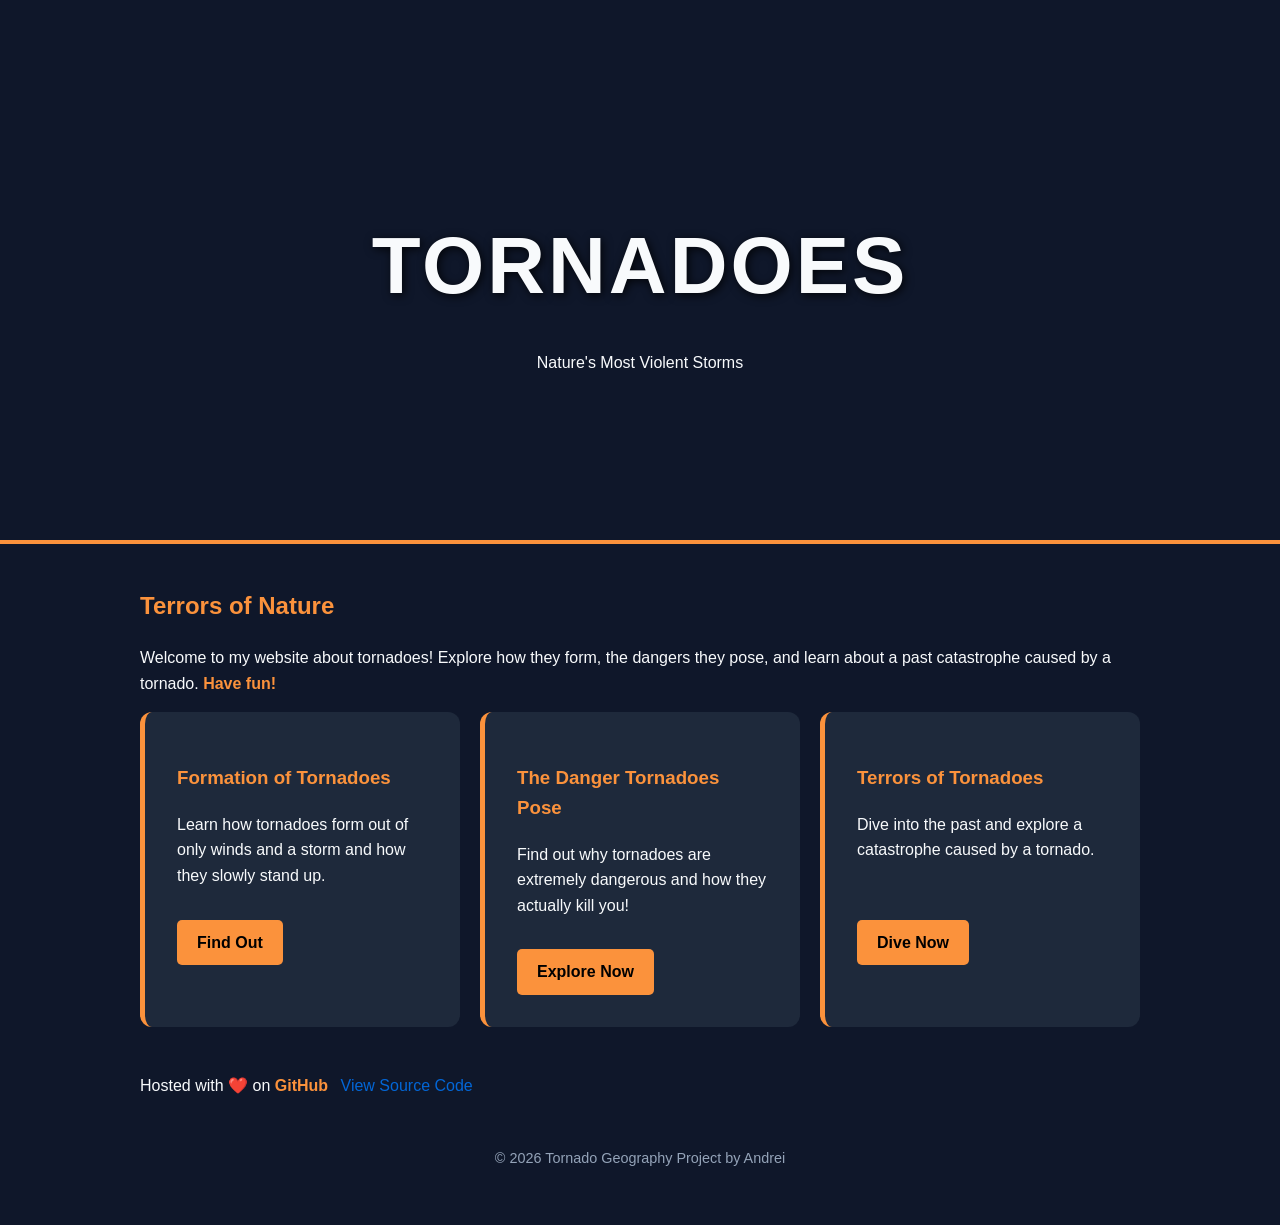
<file: index.html>
<!DOCTYPE html>
<html lang="en">
<head>
    <meta charset="UTF-8">
    <meta name="viewport" content="width=device-width, initial-scale=1.0">
    <title>Tornadoes - Windy Terrors</title>
    <link rel="stylesheet" href="style.css">
	<link rel="icon" href="data:image/svg+xml,<svg xmlns=%22http://www.w3.org/2000/svg%22 viewBox=%220 0 100 100%22><text y=%22.9em%22 font-size=%2290%22>🌪️</text></svg>">
</head>
<body>

    <header>
        <h1>Tornadoes</h1>
        <p>Nature's Most Violent Storms</p>
    </header>

    <div class="container">
        <section>
            <h2>Terrors of Nature</h2>
            <p>Welcome to my website about tornadoes! Explore how they form, the dangers they pose, and learn about a past catastrophe caused by a tornado. <strong>Have fun!</strong></p>
            
        </section>

        <div class="grid">
            <div class="card">
                <h3>Formation of Tornadoes</h3>
                <p>Learn how tornadoes form out of only winds and a storm and how they slowly stand up.</p>
                <a href="Formation.html" class="btn">Find Out</a>
            </div>
            <div class="card">
                <h3>The Danger Tornadoes Pose</h3>
                <p>Find out why tornadoes are extremely dangerous and how they actually kill you!</p>

                <a href="Danger.html" class="btn">Explore Now</a>
            </div>
	
            <div class="card">
                <h3>Terrors of Tornadoes</h3>
                <p>Dive into the past and explore a catastrophe caused by a tornado. </p>
<br>
                <a href="Catastrophe.html" class="btn">Dive Now</a>
            </div>
        </div>
    </div>
	
<div class="container">
    <p>
        Hosted with ❤️ on 
        <a href="https://github.com/CheckerAndu/tornadoes/releases" class="github-link" target="_blank">GitHub</a> 
        
        <a href="https://github.com/CheckerAndu/tornadoes" class="source-link" target="_blank">
            View Source Code
        </a>
    </p>
</footer>

    <footer>
        &copy; 2026 Tornado Geography Project by Andrei
    </footer>

</body>
</html>
</file>
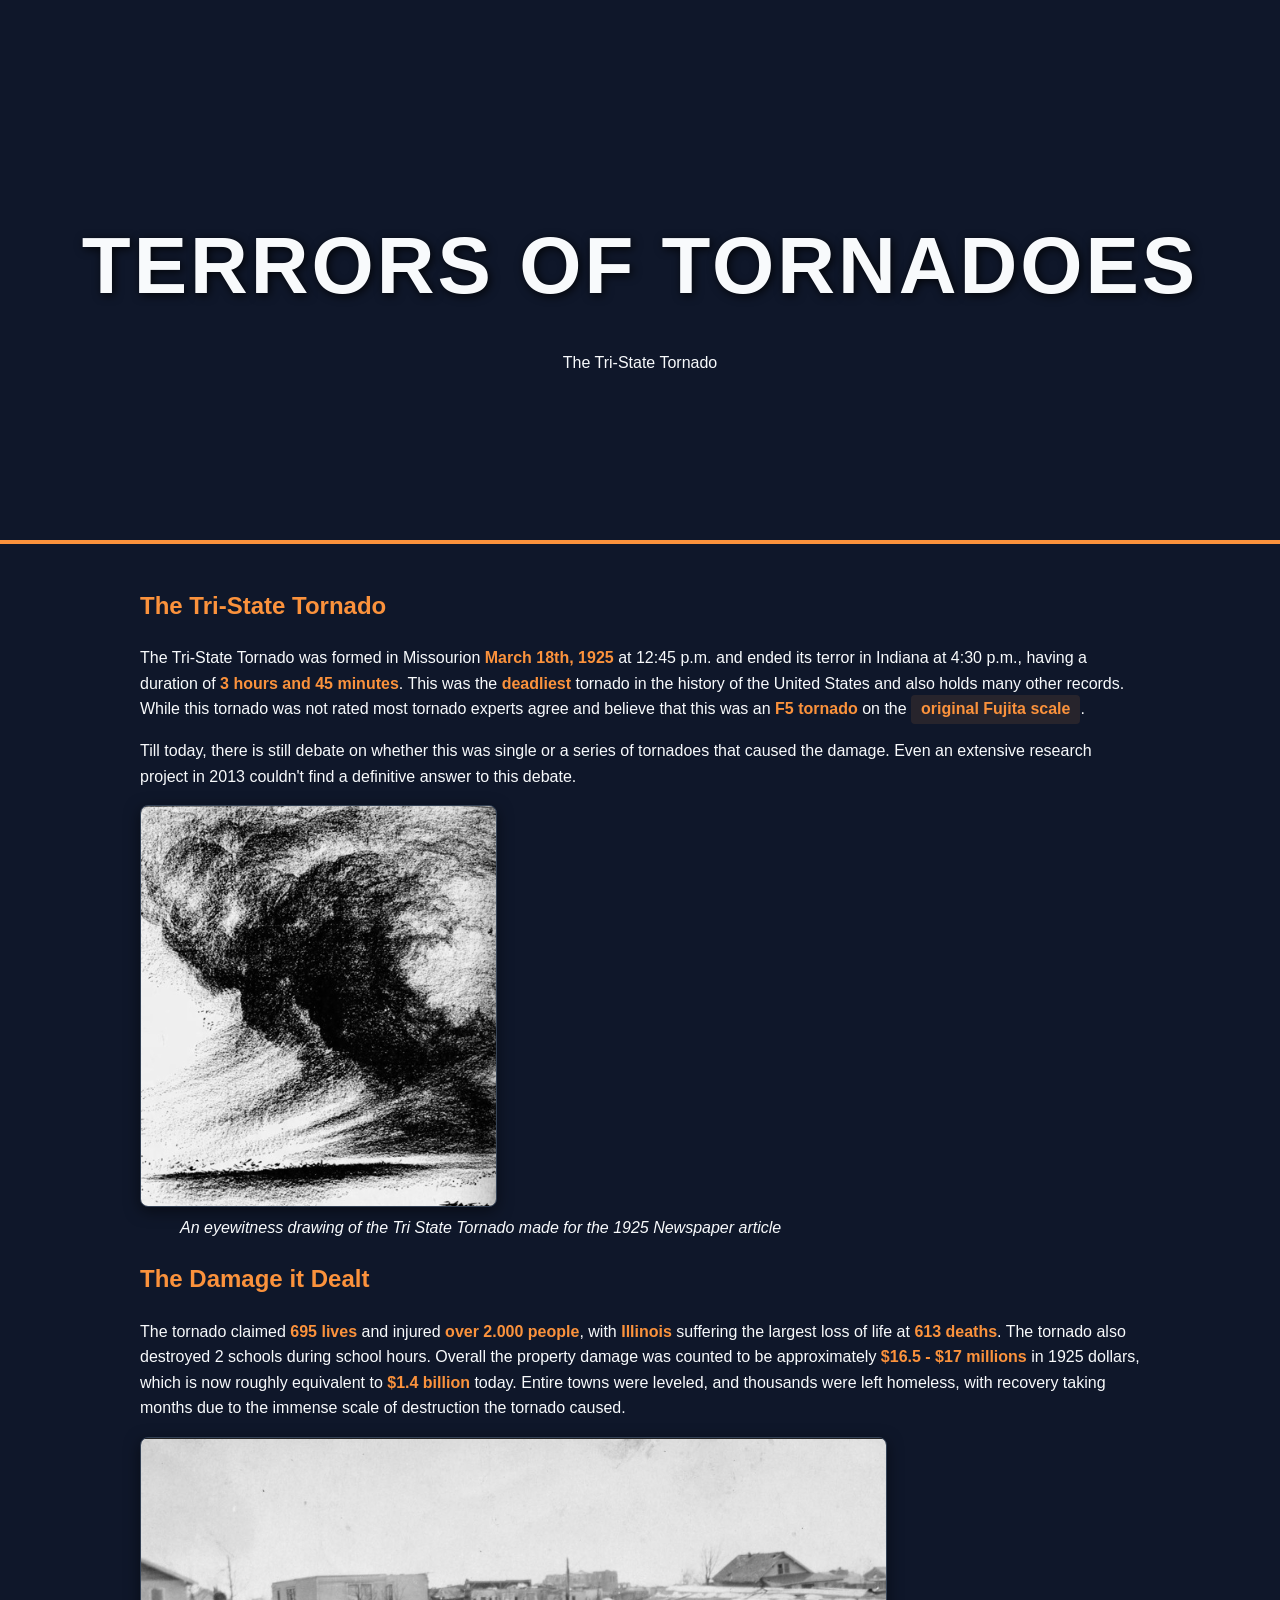
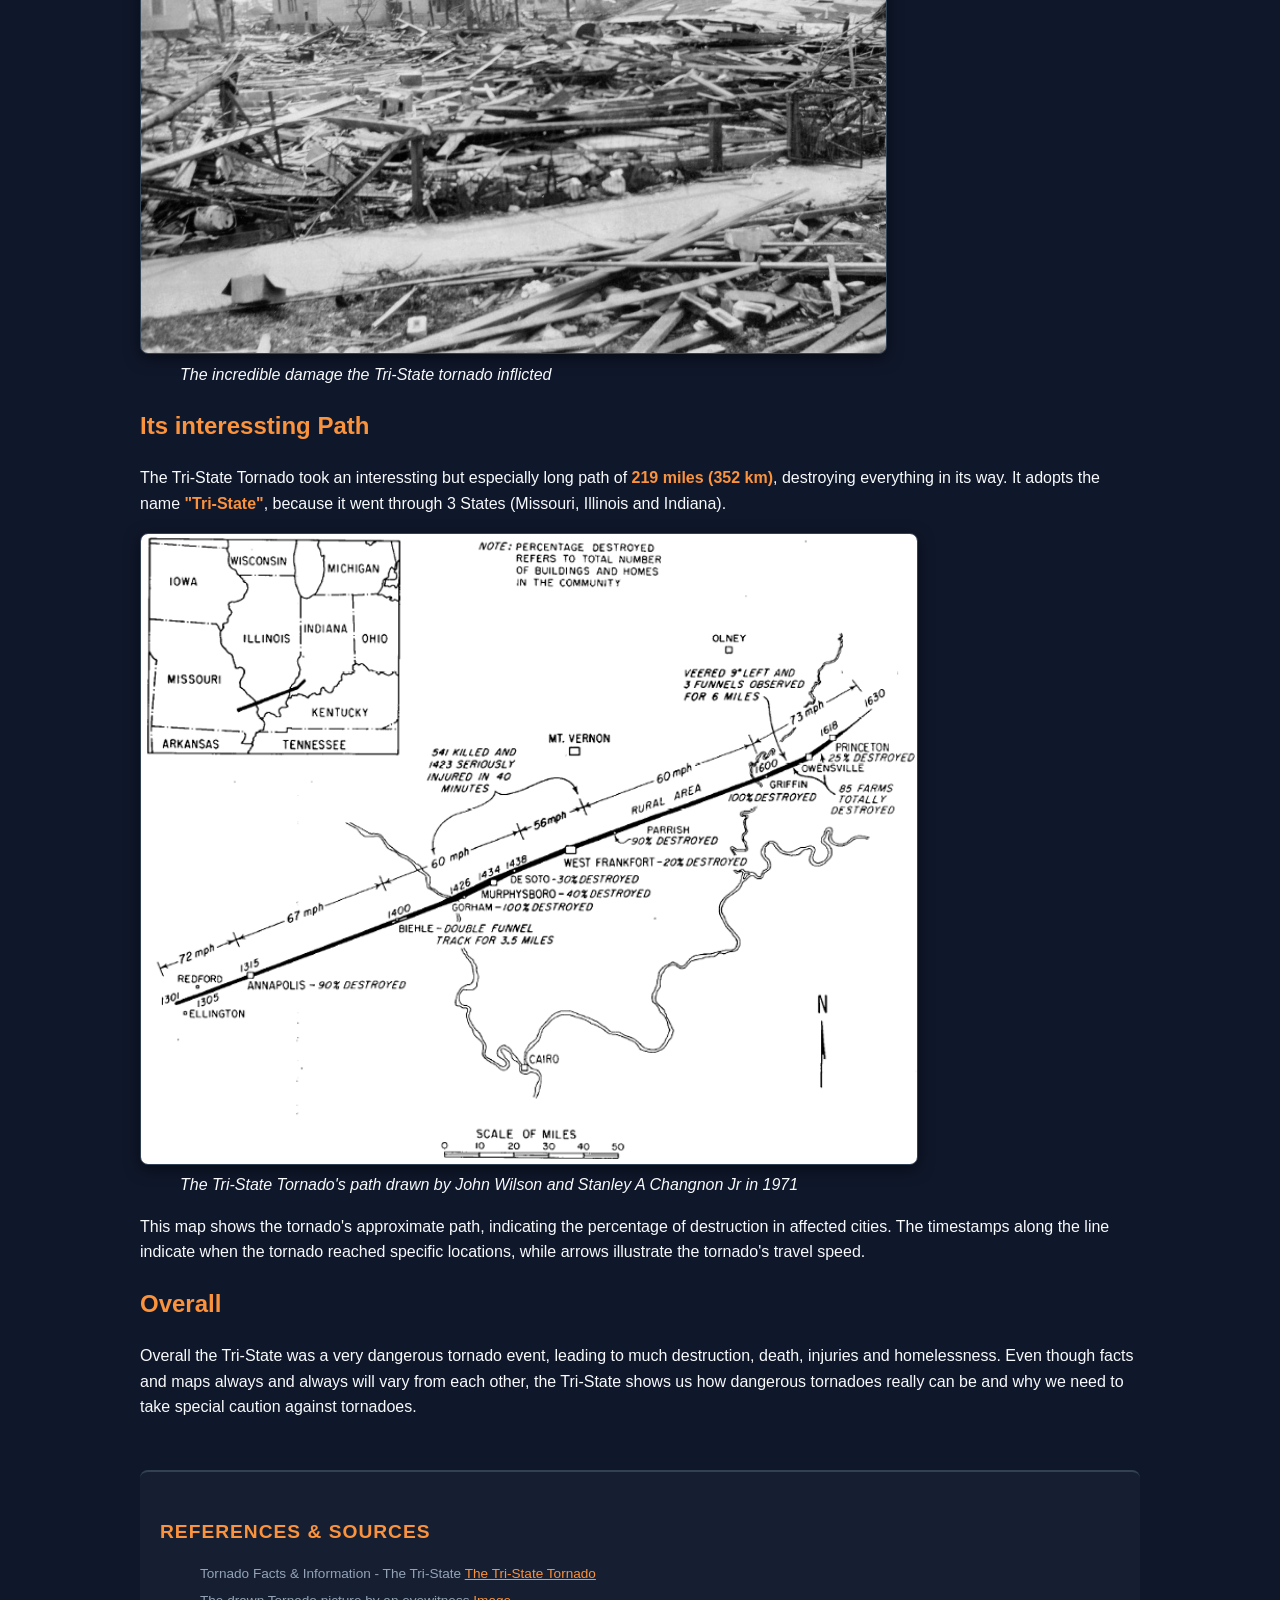
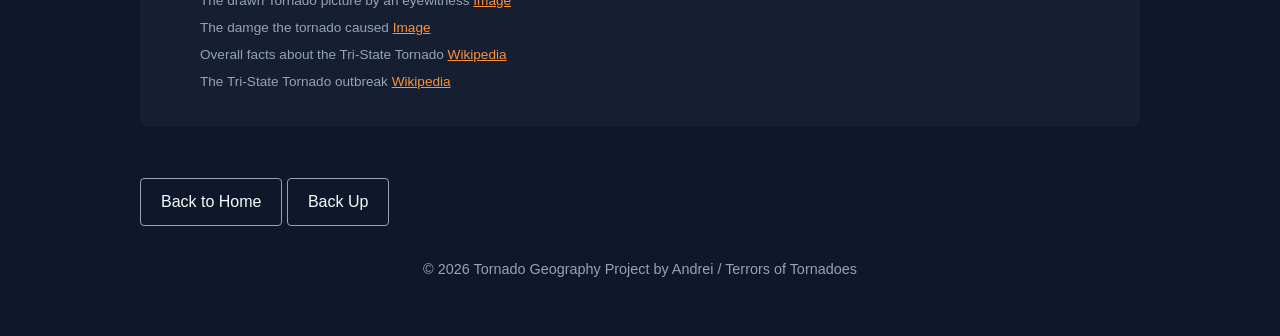
<file: Catastrophe.html>
<!DOCTYPE html>
<html lang="en">
<head>
    <meta charset="UTF-8">
    <meta name="viewport" content="width=device-width, initial-scale=1.0">
    <title>Terrors of Tornadoes</title>
    <link rel="stylesheet" href="style.css">
    <link rel="icon" href="data:image/svg+xml,<svg xmlns=%22http://www.w3.org/2000/svg%22 viewBox=%220 0 100 100%22><text y=%22.9em%22 font-size=%2290%22>🌪️</text></svg>">
</head>
<body>

    <header>
        <h1>Terrors of Tornadoes</h1>
        <p>The Tri-State Tornado</p>
    </header>

    <div class="container">
        <section>
            <h2>The Tri-State Tornado</h2>
            <p>The Tri-State Tornado was formed in Missourion <strong>March 18th, 1925</strong> at 12:45 p.m. and ended its terror in Indiana at 4:30 p.m., having a duration of <strong>3 hours and 45 minutes</strong>. This was the <strong>deadliest</strong> tornado in the history of the United States and also holds many other records. While this tornado was not rated most tornado experts agree and believe that this was an <strong>F5 tornado</strong> on the <a href="Deeper/Fujita.html" class="storm-link">original Fujita scale</a>.</p>

<p>Till today, there is still debate on whether this was single or a series of tornadoes that caused the damage. Even an extensive research project in 2013 couldn't find a definitive answer to this debate.</p>
        </section>

<figure>
  <img src="Pictures/Drawn.png" alt="Drawn Tri-State Tornado">
  <figcaption><i>An eyewitness drawing of the Tri State Tornado made for the 1925 Newspaper article</i></figcaption>
</figure>

<section>
            <h2>The Damage it Dealt</h2>
            <p>The tornado claimed <strong>695 lives</strong> and injured <strong>over 2.000 people</strong>, with <strong>Illinois</strong> suffering the largest loss of life at <strong>613 deaths</strong>. The tornado also destroyed 2 schools during school hours. Overall the property damage was counted to be approximately <strong>$16.5 - $17 millions</strong> in 1925 dollars, which is now roughly equivalent to <strong>$1.4 billion</strong> today. Entire towns were leveled, and thousands were left homeless, with recovery taking months due to the immense scale of destruction the tornado caused. </p>
        </section>

<figure>
  <img src="Pictures/damage.png" alt="Tri-state damage">
  <figcaption><i>The incredible damage the Tri-State tornado inflicted</i></figcaption>
</figure>

<section>
            <h2>Its interessting Path</h2>
            <p>The Tri-State Tornado took an interessting but especially long path of <strong>219 miles (352 km)</strong>, destroying everything in its way. It adopts the name <strong>"Tri-State"</strong>, because it went through 3 States (Missouri, Illinois and Indiana).</p>
        </section>

<figure>
  <img src="Pictures/PathOld.png" alt="Tri-State old map drawn">
  <figcaption><i>The Tri-State Tornado's path drawn by John Wilson and Stanley A Changnon Jr in 1971 </i></figcaption>
</figure>

<p>This map shows the tornado's approximate path, indicating the percentage of destruction in affected cities. The timestamps along the line indicate when the tornado reached specific locations, while arrows illustrate the tornado's travel speed.</p>


 <section>
            <h2>Overall</h2>
            <p>Overall the Tri-State was a very dangerous tornado event, leading to much destruction, death, injuries and homelessness. Even though facts and maps always and always will vary from each other, the Tri-State shows us how dangerous tornadoes really can be and why we need to take special caution against tornadoes.</p>
        </section>



<section class="sources-section">
    <h4 class="sources-header">References & Sources</h4>
    <ul>
        <li class="source-item">
            Tornado Facts & Information - The Tri-State 
            <a href="https://www.tornadofacts.net/tri-state-tornado-facts.html#records">The Tri-State Tornado</a>
        </li>
        <li class="source-item">
            The drawn Tornado picture by an eyewitness 
            <a href="https://en.wikipedia.org/wiki/1925_Tri-State_tornado#/media/File:Tri_State_Tornado_Drawing.jpg">Image</a>
        </li>
<li class="source-item">
            The damge the tornado caused 
            <a href="https://abc17news.b-cdn.net/abc17news.com/2025/03/Screenshot-2025-03-18-at-4.46.20-PM.png">Image</a>
        </li>
<li class="source-item">
            Overall facts about the Tri-State Tornado
            <a href="https://en.wikipedia.org/wiki/1925_Tri-State_tornado">Wikipedia</a>
        </li>
<li class="source-item">
            The Tri-State Tornado outbreak
            <a href="https://en.wikipedia.org/wiki/1925_Tri-State_tornado_outbreak">Wikipedia</a>
        </li>


</section>

<br>
<br>

<a href="https://checkerandu.github.io/tornadoes/" class="btn-home">Back to Home</a>
<a href="#" class="btn-home">Back Up</a>


    <footer>
        &copy; 2026 Tornado Geography Project by Andrei / Terrors of Tornadoes </footer>

</body>
</html>
</file>
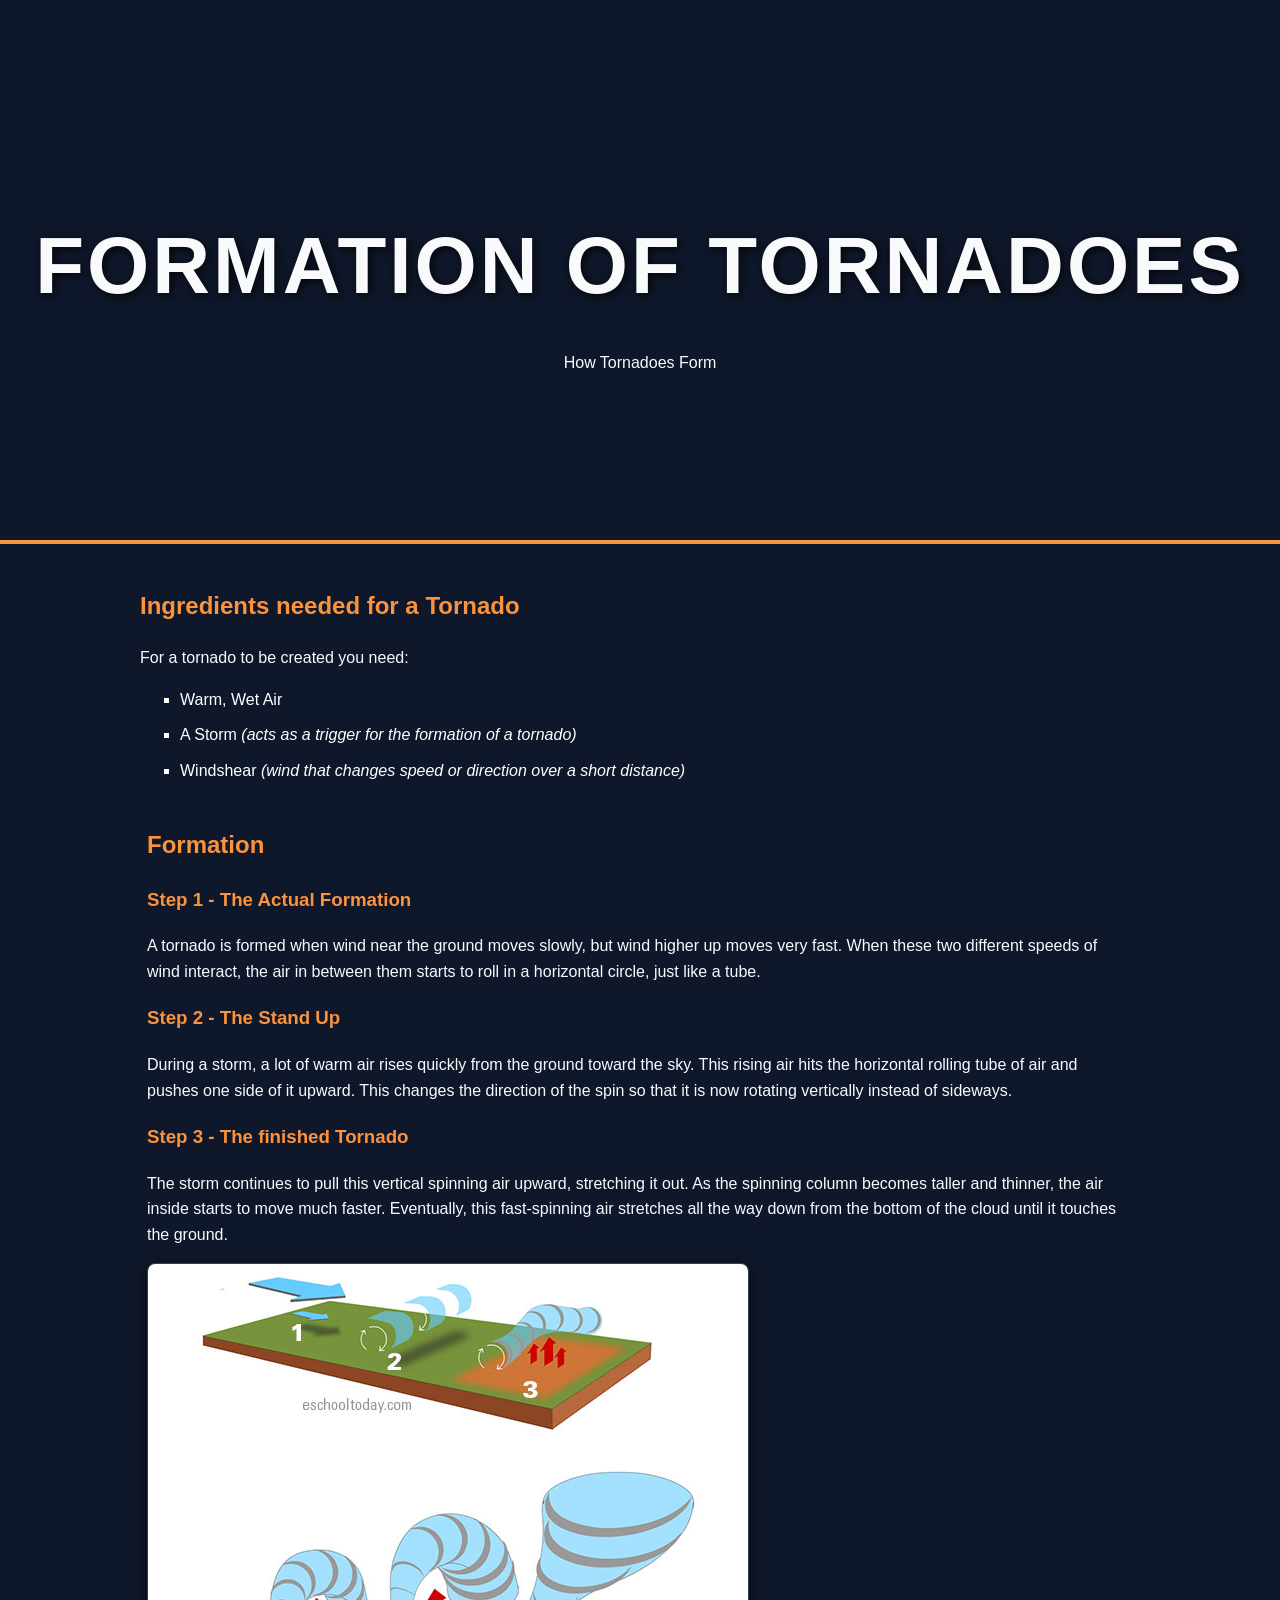
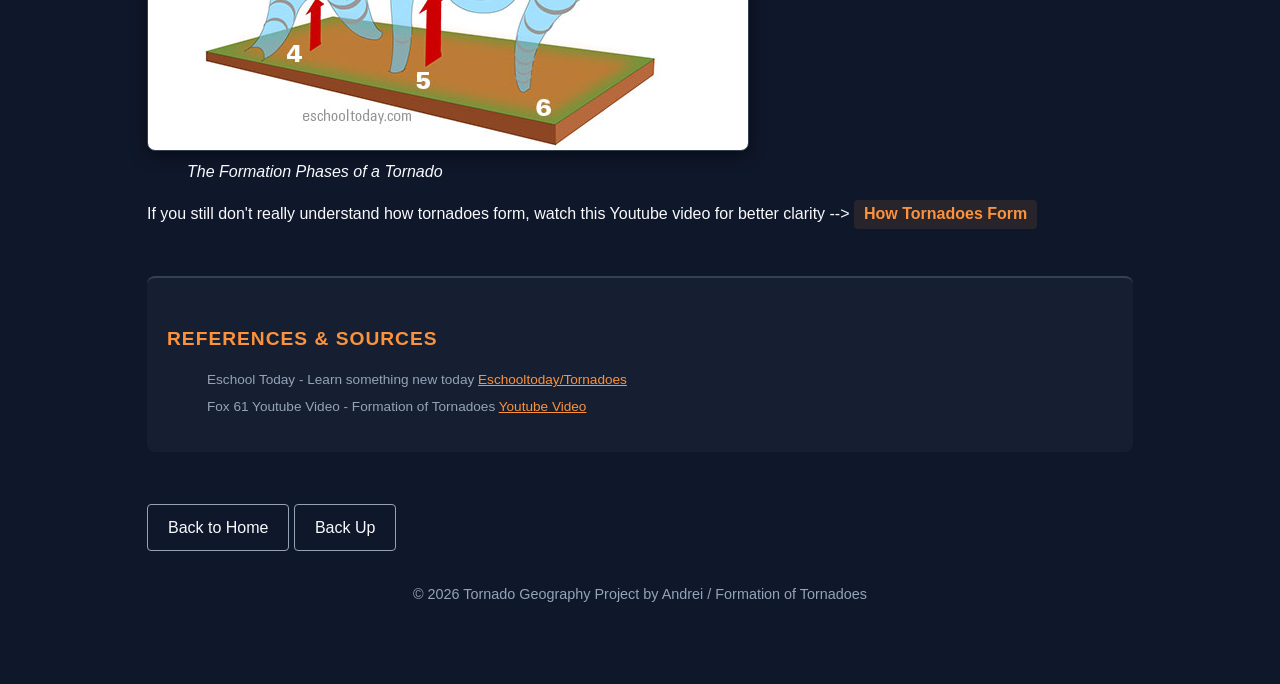
<file: Formation.html>
<!DOCTYPE html>
<html lang="en">
<head>
    <meta charset="UTF-8">
    <meta name="viewport" content="width=device-width, initial-scale=1.0">
    <title>Formation of Tornadoes</title>
    <link rel="stylesheet" href="style.css">
	<link rel="icon" href="data:image/svg+xml,<svg xmlns=%22http://www.w3.org/2000/svg%22 viewBox=%220 0 100 100%22><text y=%22.9em%22 font-size=%2290%22>🌪️</text></svg>">
</head>
<body>

    <header>
        <h1>Formation of Tornadoes</h1>
        <p>How Tornadoes Form</p>
    </header>

    <div class="container">
        <section>
            <h2>Ingredients needed for a Tornado</h2>
            <p>For a tornado to be created you need:</p>
        </section>
<ul>
  <li>Warm, Wet Air</li>
  <li>A Storm <em>(acts as a trigger for the formation of a tornado)</em></li>
  <li>Windshear <em>(wind that changes speed or direction over a short distance)</em></li>
</ul>
	
   <div class="container">
       <section>
		<h2>Formation</h2>
		<h3>Step 1 - The Actual Formation</h3>
		<p>A tornado is formed when wind near the ground moves slowly, but wind higher up moves very fast. When these two different speeds of wind interact, the air in between them starts to roll in a horizontal circle, just like a tube.
</p>

		<h3>Step 2 - The Stand Up</h3>
		<p>During a storm, a lot of warm air rises quickly from the ground toward the sky. This rising air hits the horizontal rolling tube of air and pushes one side of it upward. This changes the direction of the spin so that it is now rotating vertically instead of sideways.
</p>

		<h3>Step 3 - The finished Tornado</h3>
		<p>The storm continues to pull this vertical spinning air upward, stretching it out. As the spinning column becomes taller and thinner, the air inside starts to move much faster. Eventually, this fast-spinning air stretches all the way down from the bottom of the cloud until it touches the ground.
</p>

<figure>
  <img src="Pictures/Formation.jpg" alt="Tornado Formation">
  <figcaption><i>The Formation Phases of a Tornado</i></figcaption>
</figure>
<p>If you still don't really understand how tornadoes form, watch this Youtube video for better clarity --> <a href="https://youtu.be/c9b9k-8myd8" class="storm-link">How Tornadoes Form</a></p>


<section class="sources-section">
    <h4 class="sources-header">References & Sources</h4>
    <ul>
        <li class="source-item">
            Eschool Today - Learn something new today 
            <a href="https://eschooltoday.com/learn/how-do-tornadoes-form/#google_vignette">Eschooltoday/Tornadoes</a>
        </li>
        <li class="source-item">
            Fox 61 Youtube Video - Formation of Tornadoes 
            <a href="https://youtu.be/c9b9k-8myd8">Youtube Video</a>
        </li>
     </ul>
</section>

<br>
<br>

<a href="https://checkerandu.github.io/tornadoes/" class="btn-home">Back to Home</a>
<a href="#" class="btn-home">Back Up</a>


    <footer>
        &copy; 2026 Tornado Geography Project by Andrei / Formation of Tornadoes
    </footer>

</body>
</html>
</file>
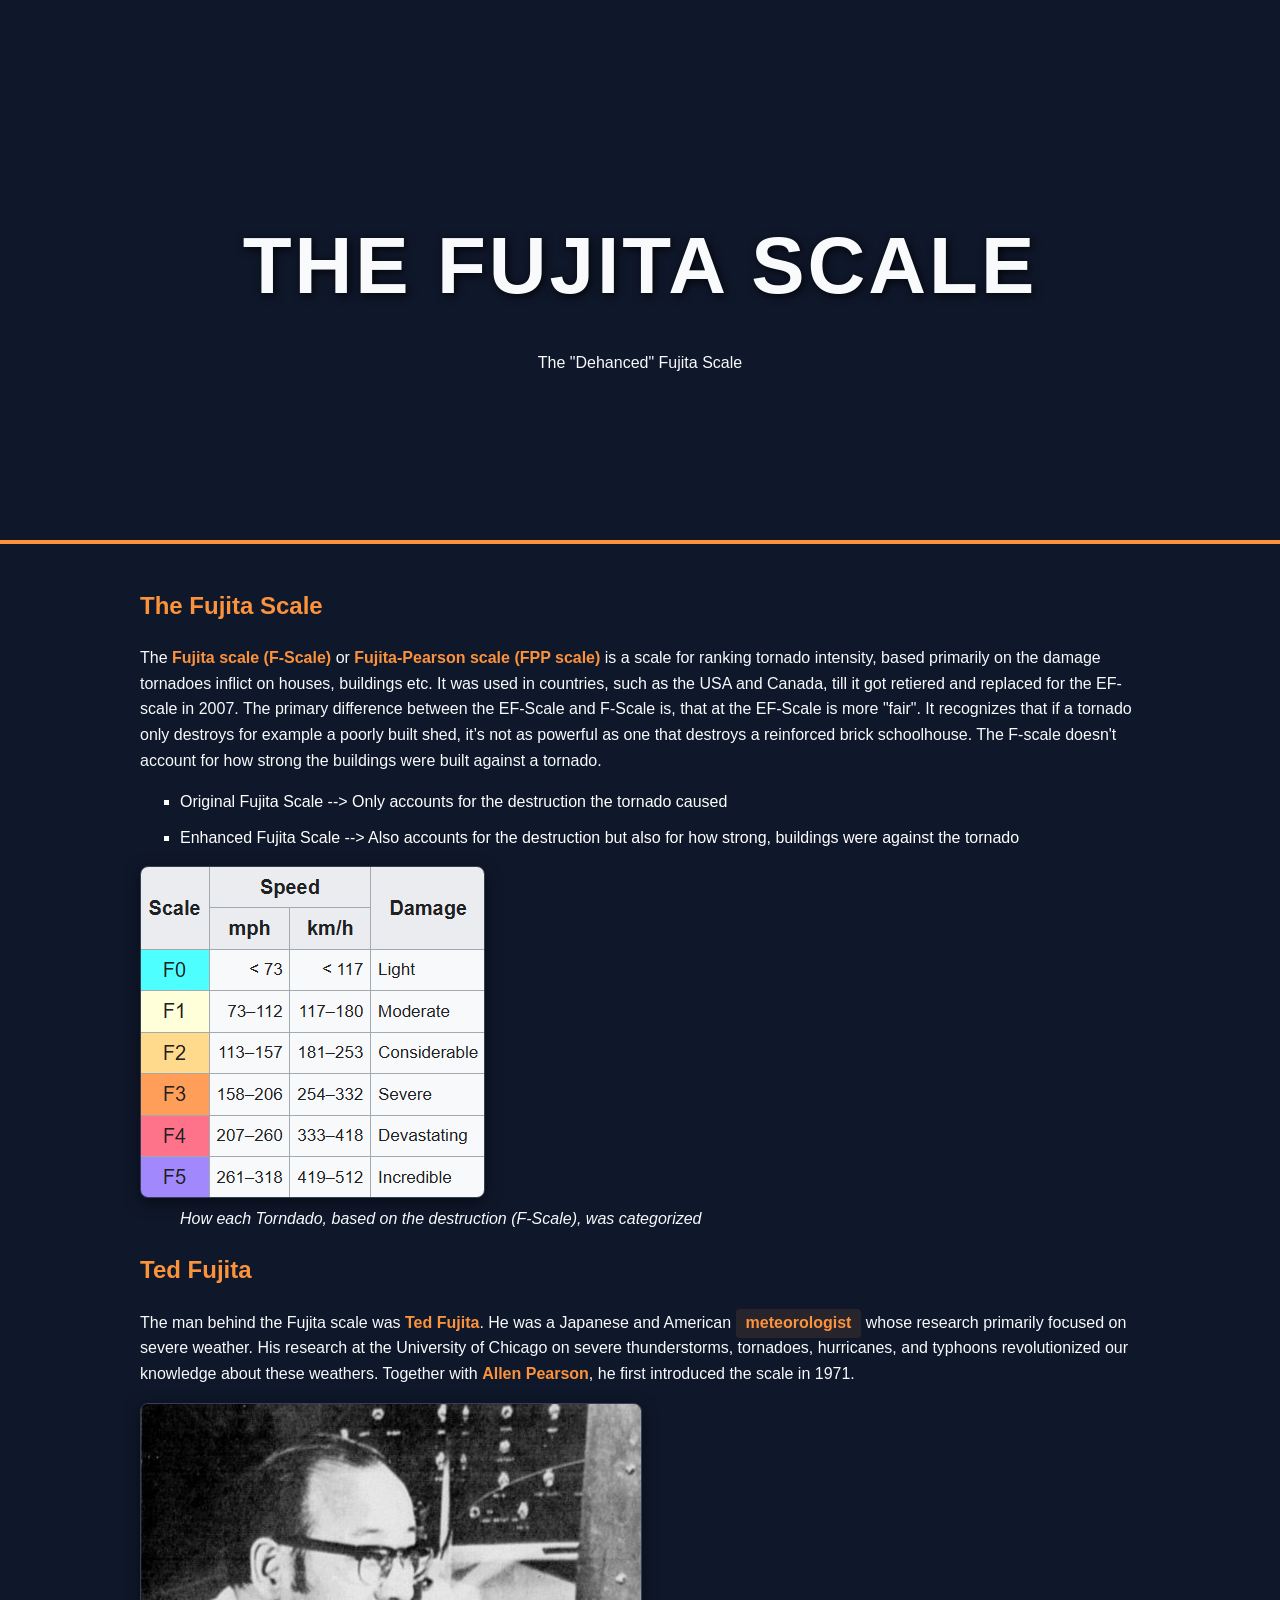
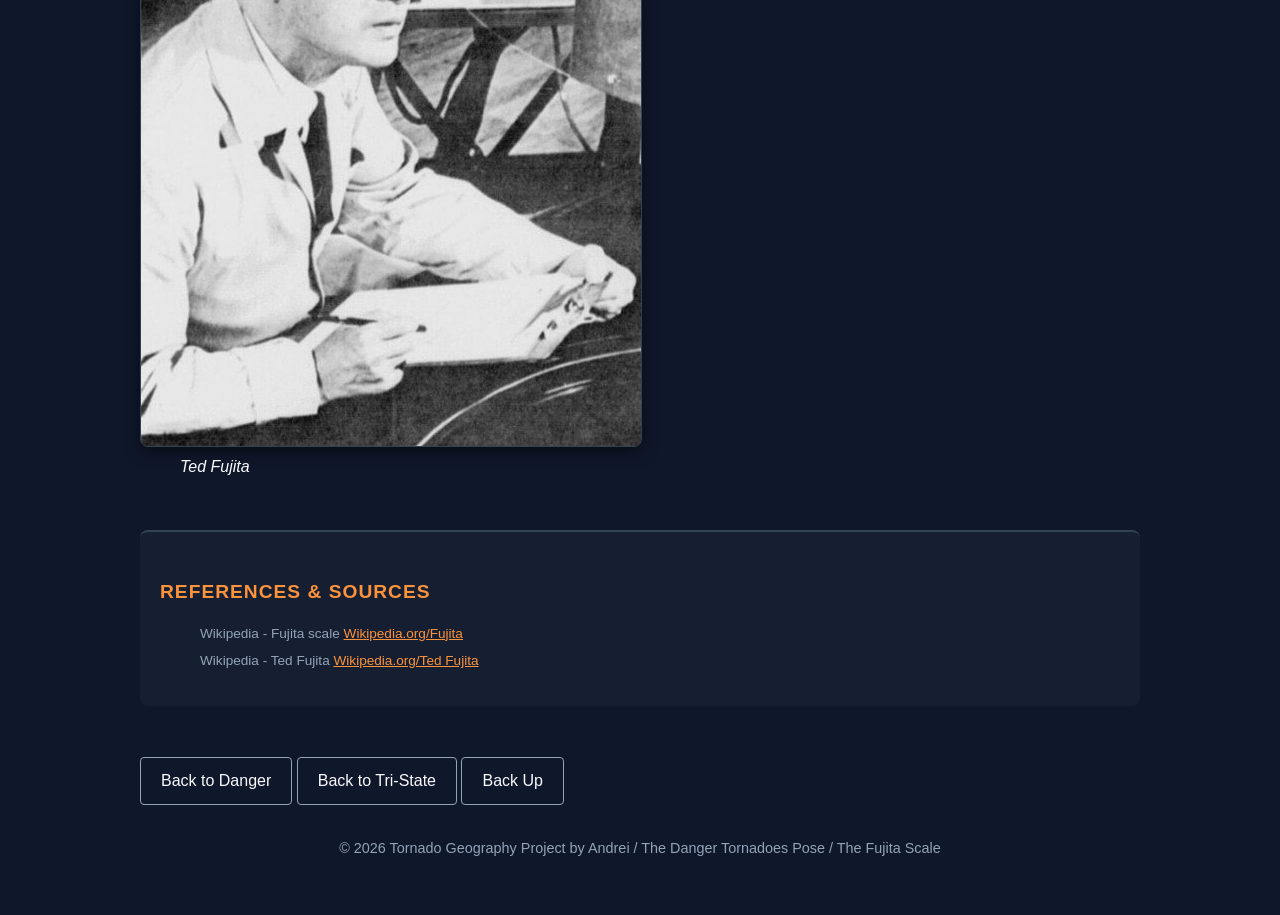
<file: Deeper/Fujita.html>
<!DOCTYPE html>
<html lang="en">
<head>
    <meta charset="UTF-8">
    <meta name="viewport" content="width=device-width, initial-scale=1.0">
    <title>The Fujita Scale - Tornadoes</title>
    <link rel="stylesheet" href="../style.css">
    <link rel="icon" href="data:image/svg+xml,<svg xmlns=%22http://www.w3.org/2000/svg%22 viewBox=%220 0 100 100%22><text y=%22.9em%22 font-size=%2290%22>🌪️</text></svg>">
</head>
<body>

    <header>
        <h1>The Fujita Scale</h1>
        <p>The "Dehanced" Fujita Scale</p>
    </header>
<div class="container">
        <section>
            <h2>The Fujita Scale</h2>
            <p>The <strong>Fujita scale (F-Scale)</strong> or <strong>Fujita-Pearson scale (FPP scale)</strong> is a scale for ranking tornado intensity, based primarily on the damage tornadoes inflict on houses, buildings etc. It was used in countries, such as the USA and Canada, till it got retiered and replaced for the EF-scale in 2007. The primary difference between the EF-Scale and F-Scale is, that at the EF-Scale is more "fair". It recognizes that if a tornado only destroys for example a poorly built shed, it’s not as powerful as one that destroys a reinforced brick schoolhouse. The F-scale doesn't account for how strong the buildings were built against a tornado.</p>
 </section>

<ul>
<li>Original Fujita Scale --> Only accounts for the destruction the tornado caused</li>
  <li>Enhanced Fujita Scale --> Also accounts for the destruction but also for how strong, buildings were against the tornado</li>
 </ul>

<figure>
  <img src="../Pictures/F.png" alt="F-Scale">
  <figcaption><i>How each Torndado, based on the destruction (F-Scale), was categorized</i></figcaption>
</figure>

        <section>
            <h2>Ted Fujita</h2>
            <p>The man behind the Fujita scale was <strong>Ted  Fujita</strong>. He was a Japanese and American <a href="https://en.wikipedia.org/wiki/Meteorologist" class="storm-link">meteorologist</a> whose research primarily focused on severe weather. His research at the University of Chicago on severe thunderstorms, tornadoes, hurricanes, and typhoons revolutionized our knowledge about these weathers. Together with <strong>Allen Pearson</strong>, he first introduced the scale in 1971.</p>
 </section>

<figure>
  <img src="../Pictures/Ted_Fujita.jpg" alt="TedFujita">
  <figcaption><i>Ted Fujita</i></figcaption>
</figure>


<section class="sources-section">
    <h4 class="sources-header">References & Sources</h4>
    <ul>
        <li class="source-item">
            Wikipedia - Fujita scale 
            <a href="https://en.wikipedia.org/wiki/Fujita_scale">Wikipedia.org/Fujita</a>
        </li>
<li class="source-item">
            Wikipedia - Ted Fujita 
            <a href="https://en.wikipedia.org/wiki/Ted_Fujita">Wikipedia.org/Ted Fujita</a>
        </li>

     </ul>
</section>

<br>
<br>

<a href="https://checkerandu.github.io/tornadoes/Danger.html" class="btn-home">Back to Danger</a>
<a href="https://checkerandu.github.io/tornadoes/Catastrophe.html" class="btn-home">Back to Tri-State</a>
<a href="#" class="btn-home">Back Up</a>


    <footer>
        &copy; 2026 Tornado Geography Project by Andrei / The Danger Tornadoes Pose / The Fujita Scale </footer>

</body>
</html>
</file>
<file: style.css>
html {
  scroll-behavior: smooth;
}

:root {
  --bg-color: #0f172a;
  --card-bg: #1e293b;
  --accent: #fb923c;
  --text-main: #f8fafc;
  --text-muted: #94a3b8;
}

body {
  font-family: 'Segoe UI', Tahoma, Geneva, Verdana, sans-serif;
  background-color: var(--bg-color);
  color: var(--text-main);
  line-height: 1.6;
  margin: 0;
  padding: 0;
}

header {
  background: linear-gradient(rgba(15, 23, 42, 0.7), rgba(15, 23, 42, 0.7)),
              url('https://images.unsplash.com/photo-1527482797697-87c5f0427f75?auto=format&fit=crop&w=1200&q=80'); /* Stormy placeholder */
  background-size: cover;
  background-position: center;
  height: 60vh;
  display: flex;
  flex-direction: column;
  justify-content: center;
  align-items: center;
  text-align: center;
  border-bottom: 4px solid var(--accent);
}

header h1 {
  font-size: 5rem;
  margin-bottom: 0.2rem;
  text-transform: uppercase;
  letter-spacing: 3px;
  text-shadow: 2px 2px 10px rgba(0,0,0,0.8);
}

.container {
  max-width: 1000px;
  margin: 1rem auto;
  padding: 7px;
}

.grid {
  display: grid;
  grid-template-columns: repeat(auto-fit, minmax(300px, 1fr));
  gap: 20px;
}

.card {
  background: var(--card-bg);
  padding: 2rem;
  border-radius: 12px;
  border-left: 5px solid var(--accent);
  transition: transform 0.3s ease;
}

.card:hover {
  transform: translateY(-10px);
}

h2 {
  color: var(--accent);
}

.btn {
  display: inline-block;
  background: var(--accent);
  color: #000;
  padding: 10px 20px;
  text-decoration: none;
  font-weight: bold;
  border-radius: 5px;
  margin-top: 15px;
}

footer {
  text-align: center;
  padding: 2rem;
  color: var(--text-muted);
  font-size: 0.9rem;
}

ul, ol {
  padding-left: 40px;
}

li {
  margin-bottom: 10px;
  color: white;
  transition: transform 0.3s ease, color 0.3s ease;
}

li:hover {
  transform: translateY(-2px);
  color: #fb923c;
}


ul {
  list-style-type: square;
}

ul::marker {
  color: var(--accent);
}

img {
  max-width: 100%;    
  height: auto;        
  border-radius: 8px;  
  border: 1px solid #334155; 
  box-shadow: 0 4px 15px rgba(0, 0, 0, 0.5);
  paddin-left: 20 px;
  margin-left: -40px; 
  transition: border 0.3s ease, transform 0.3s ease, box-shadow 0.3s ease;
}

img:hover {
  border: 2px solid #fb923c; 
  transform: scale(1.02);
  box-shadow: 0 8px 25px rgba(251, 146, 60, 0.3); 
}

.storm-link {
  color: #fb923c;         
  text-decoration: none;   
  font-weight: bold;
  padding: 5px 10px;
  border-radius: 4px;
  background: rgba(251, 146, 60, 0.1); 
  transition: all 0.3s ease; 
  border-bottom: 2px solid transparent;
}

.storm-link:hover {
  background: rgba(251, 146, 60, 0.2);
  color: #fff;             
  border-bottom: 2px solid #fb923c; 
  letter-spacing: 1px;     
}

.btn-home {
  display: inline-flex;
  align-items: center;
  padding: 10px 20px;
  background-color: transparent;
  color: var(--text-main);
  border: 1px solid var(--text-muted);
  text-decoration: none;
  border-radius: 4px;
  transition: all 0.3s ease;
}

.btn-home:hover {
  border-color: var(--accent);
  color: var(--accent);
  background: rgba(251, 146, 60, 0.05);
}

.sources-section {
  margin-top: 50px;
  padding: 20px;
  background: rgba(30, 41, 59, 0.5); 
  border-top: 2px solid #334155;
  border-radius: 8px;
}

.sources-header {
  font-size: 1.2rem;
  color: var(--accent); 
  margin-bottom: 15px;
  text-transform: uppercase;
  letter-spacing: 1px;
}

.source-item {
  font-size: 0.85rem;
  color: #94a3b8; 
  margin-bottom: 8px;
  list-style-type: none; 
  line-height: 1.4;
}

.source-item a {
  color: #fb923c;
  text-decoration: underline;
}

.source-item a:hover {
  color: #fff;
}

strong {
 color: #fb923c;
}

.storm-video {
  width: 100%;           
  max-width: 800px;
  max-height: 400px;      
  display: block;        
  margin: 20px auto;     
  border-radius: 12px;
  border: 2px solid #334155;
  box-shadow: 0 10px 30px rgba(0, 0, 0, 0.6);
  transition: transform 0.3s ease;
}

.storm-video:hover {
  border-color: #fb923c; 
  transform: scale(1.01);
}

.video-container {
  max-width: 800px;
  margin: 30px auto; 
  text-align: center;
}

.video-caption {
  margin-top: 10px;
  font-size: 0.9rem;
  color: #94a3b8;    
  font-style: italic;
  line-height: 1.4;
}

.video-caption::before {
  content: "VIDEO: ";
  color: #fb923c;
  font-weight: bold;
  font-style: normal;
}

h3 {
 color: #fb923c;
}

.site-footer p {
    font-size: 14px;
    line-height: 1.5;
}

.github-link {
    color: #fb923c;
    font-weight: 600;
    text-decoration: none;
    transition: color 0.2s ease;
}

.github-link:hover {
    color: blue; 
    text-decoration: underline;
}

.source-link {
    color: #0366d6;
    text-decoration: none;
    margin-left: 8px;
}

.source-link:hover {
    text-decoration: underline;
}
</file>
